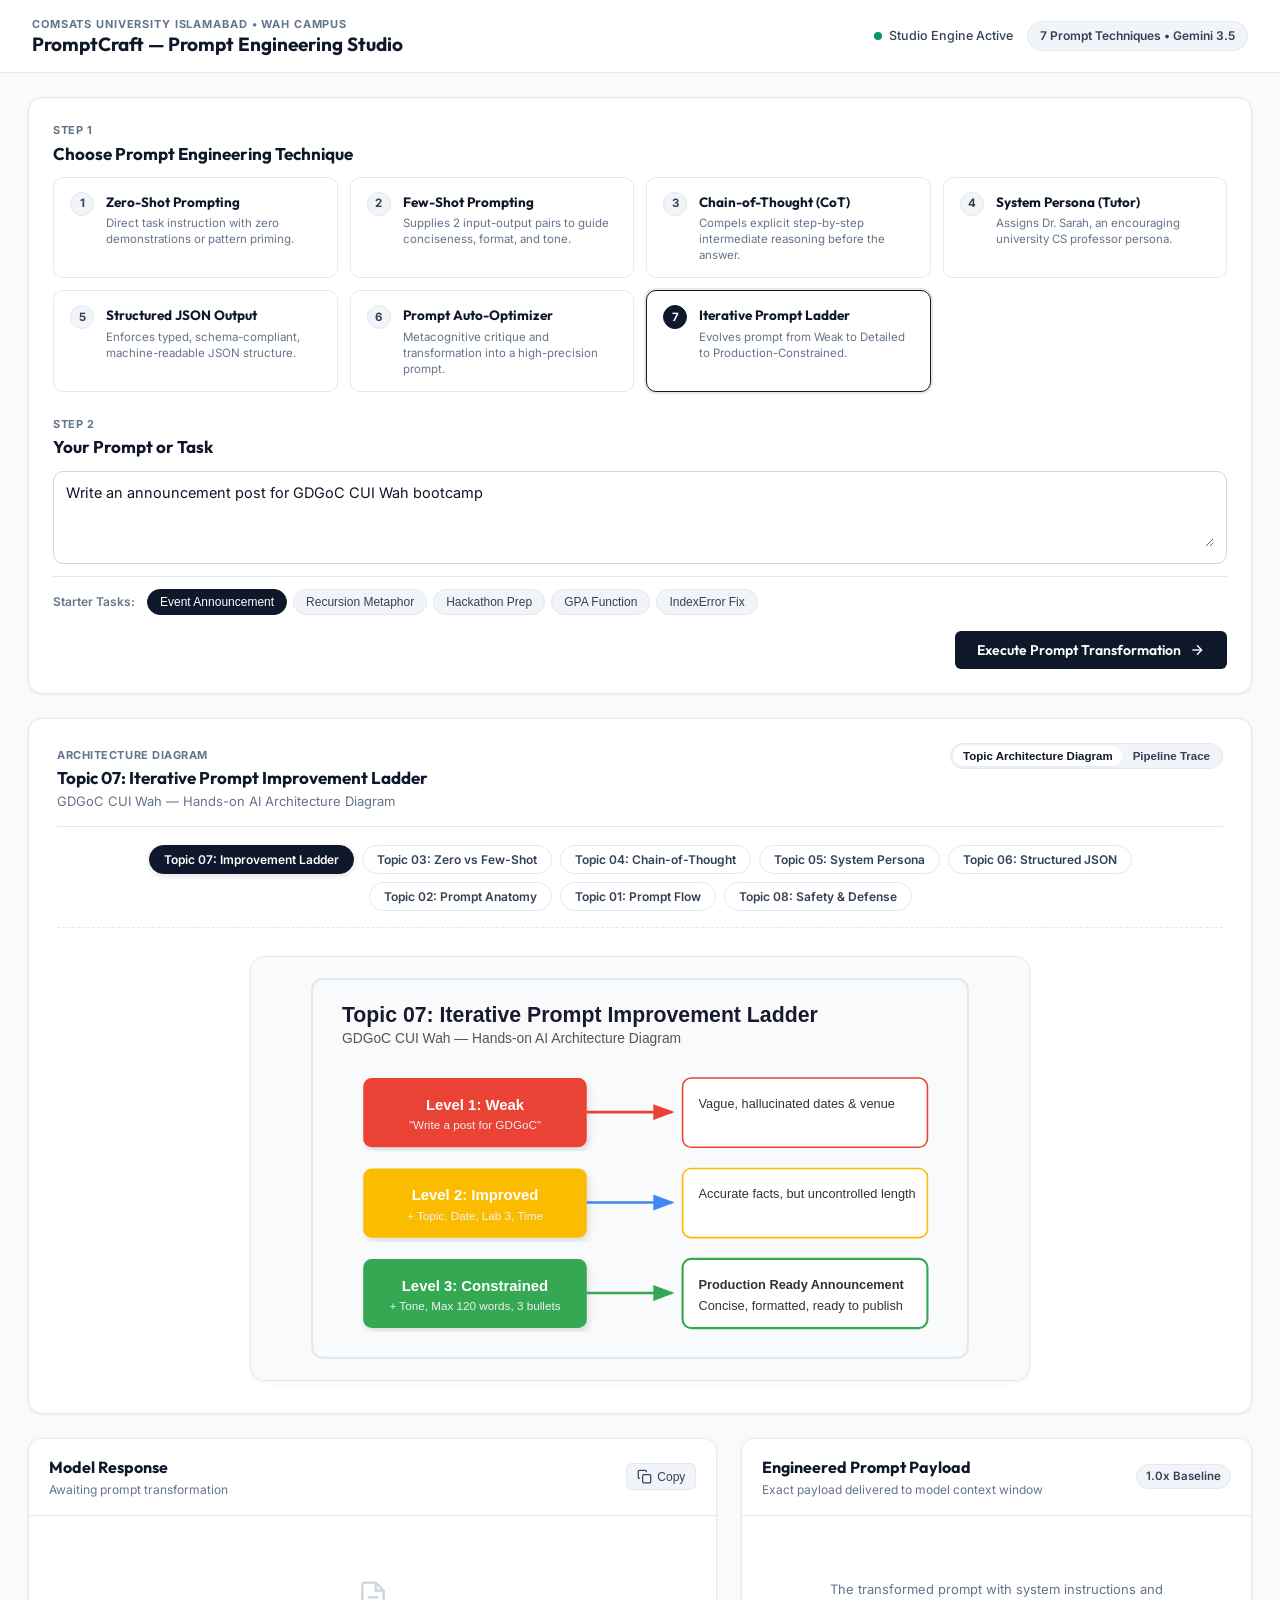
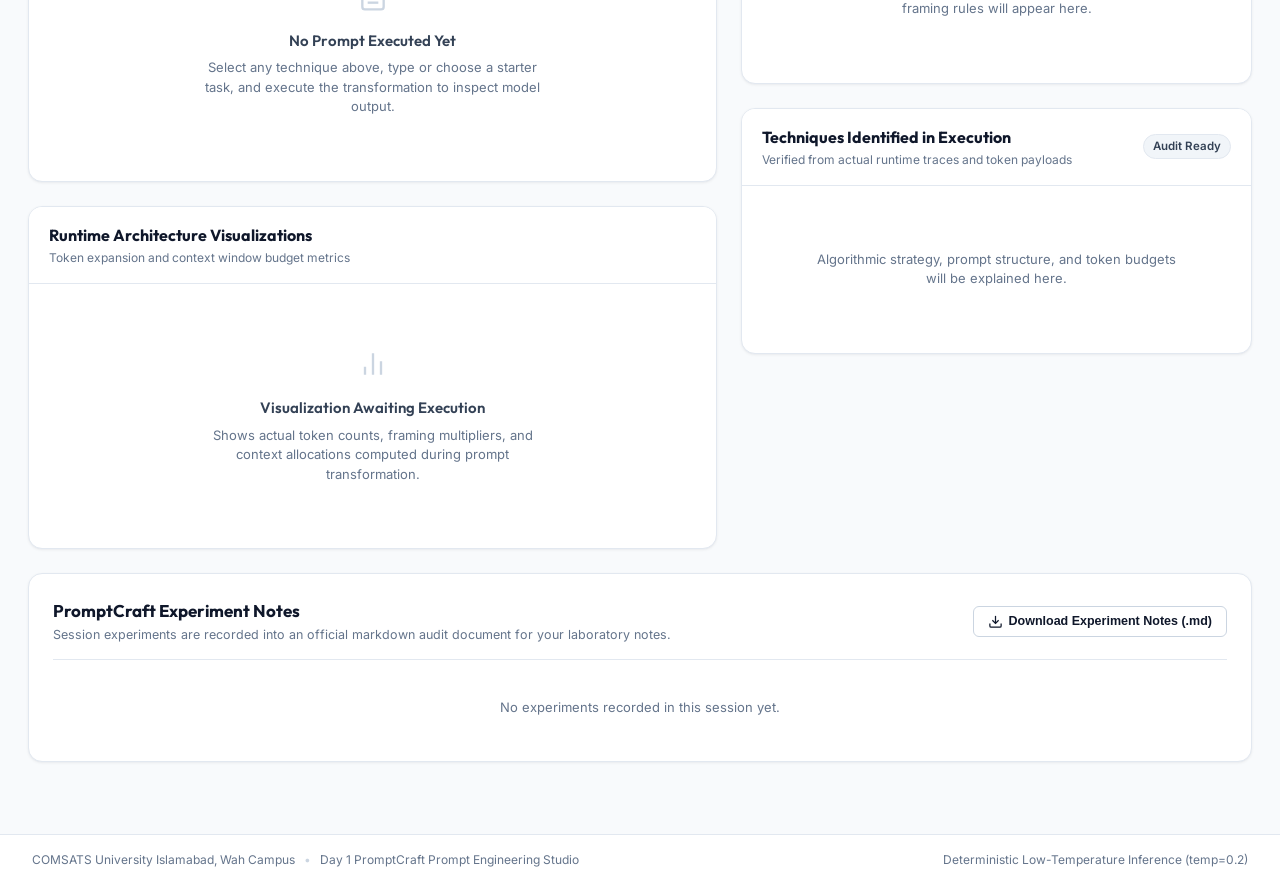
<file: day-1-prompt-engineering/web/index.html>
<!DOCTYPE html>
<html lang="en">
<head>
    <meta charset="UTF-8">
    <meta name="viewport" content="width=device-width, initial-scale=1.0">
    <meta name="description" content="COMSATS University Islamabad, Wah Campus - PromptCraft Prompt Engineering Studio & Architecture Inspector.">
    <title>CUI Wah — PromptCraft Prompt Engineering Studio</title>
    <link rel="preconnect" href="https://fonts.googleapis.com">
    <link rel="preconnect" href="https://fonts.gstatic.com" crossorigin>
    <link href="https://fonts.googleapis.com/css2?family=Inter:wght@400;500;600;700&family=Outfit:wght@500;600;700&family=Fira+Code:wght@400;500;600&display=swap" rel="stylesheet">
    <link rel="stylesheet" href="style.css?v=2.2">
</head>
<body>
    <div class="app-layout">
        <!-- Top Navigation Bar -->
        <header class="app-navbar">
            <div class="nav-brand-group">
                <div class="brand-text">
                    <span class="brand-institution">COMSATS UNIVERSITY ISLAMABAD • WAH CAMPUS</span>
                    <h1 class="brand-title">PromptCraft — Prompt Engineering Studio</h1>
                </div>
            </div>
            <div class="nav-metrics-group">
                <div class="status-indicator">
                    <span class="status-pulse-dot"></span>
                    <span class="status-label">Studio Engine Active</span>
                </div>
                <div class="corpus-badge">
                    <span class="badge-count">7 Prompt Techniques • Gemini 3.5</span>
                </div>
            </div>
        </header>

        <!-- Main Content Workspace -->
        <main class="main-content">
            <!-- Technique Selector & Prompt Input Section -->
            <section class="search-panel" aria-label="Technique Selection and Prompt Input">
                <div class="section-subheading">
                    <span class="panel-tag">Step 1</span>
                    <h2 class="panel-title" style="margin-bottom: 12px;">Choose Prompt Engineering Technique</h2>
                </div>

                <!-- 7 Prompt Engineering Technique Cards -->
                <div class="technique-grid" id="techniqueCards">
                    <div class="technique-card" data-type="1" id="techCard1">
                        <div class="card-step-badge">1</div>
                        <div class="card-info">
                            <h3 class="card-heading">Zero-Shot Prompting</h3>
                            <p class="card-desc">Direct task instruction with zero demonstrations or pattern priming.</p>
                        </div>
                    </div>

                    <div class="technique-card" data-type="2" id="techCard2">
                        <div class="card-step-badge">2</div>
                        <div class="card-info">
                            <h3 class="card-heading">Few-Shot Prompting</h3>
                            <p class="card-desc">Supplies 2 input-output pairs to guide conciseness, format, and tone.</p>
                        </div>
                    </div>

                    <div class="technique-card" data-type="3" id="techCard3">
                        <div class="card-step-badge">3</div>
                        <div class="card-info">
                            <h3 class="card-heading">Chain-of-Thought (CoT)</h3>
                            <p class="card-desc">Compels explicit step-by-step intermediate reasoning before the answer.</p>
                        </div>
                    </div>

                    <div class="technique-card" data-type="4" id="techCard4">
                        <div class="card-step-badge">4</div>
                        <div class="card-info">
                            <h3 class="card-heading">System Persona (Tutor)</h3>
                            <p class="card-desc">Assigns Dr. Sarah, an encouraging university CS professor persona.</p>
                        </div>
                    </div>

                    <div class="technique-card" data-type="5" id="techCard5">
                        <div class="card-step-badge">5</div>
                        <div class="card-info">
                            <h3 class="card-heading">Structured JSON Output</h3>
                            <p class="card-desc">Enforces typed, schema-compliant, machine-readable JSON structure.</p>
                        </div>
                    </div>

                    <div class="technique-card" data-type="6" id="techCard6">
                        <div class="card-step-badge">6</div>
                        <div class="card-info">
                            <h3 class="card-heading">Prompt Auto-Optimizer</h3>
                            <p class="card-desc">Metacognitive critique and transformation into a high-precision prompt.</p>
                        </div>
                    </div>

                    <div class="technique-card active" data-type="7" id="techCard7">
                        <div class="card-step-badge">7</div>
                        <div class="card-info">
                            <h3 class="card-heading">Iterative Prompt Ladder</h3>
                            <p class="card-desc">Evolves prompt from Weak to Detailed to Production-Constrained.</p>
                        </div>
                    </div>
                </div>

                <!-- Step 2: Prompt Input -->
                <div class="section-subheading" style="margin-top: 24px;">
                    <span class="panel-tag">Step 2</span>
                    <h2 class="panel-title" style="margin-bottom: 12px;">Your Prompt or Task</h2>
                </div>

                <div class="search-form">
                    <div class="textarea-wrapper">
                        <textarea 
                            id="userPromptInput" 
                            class="search-textarea" 
                            rows="3" 
                            placeholder="Enter your prompt here (e.g., Write an announcement post for GDGoC CUI Wah bootcamp)..."
                        >Write an announcement post for GDGoC CUI Wah bootcamp</textarea>
                    </div>

                    <div class="suggestions-container" style="margin-top: 12px; padding-top: 12px;">
                        <span class="suggestions-caption">Starter Tasks:</span>
                        <div class="suggestions-pills" id="sampleChips">
                            <button type="button" class="query-pill active-pill" data-prompt="Write an announcement post for GDGoC CUI Wah bootcamp">Event Announcement</button>
                            <button type="button" class="query-pill" data-prompt="Explain recursion in Python like I am 12 years old">Recursion Metaphor</button>
                            <button type="button" class="query-pill" data-prompt="How can I prepare for the upcoming CUI Wah SpeedCode hackathon?">Hackathon Prep</button>
                            <button type="button" class="query-pill" data-prompt="Write a Python function to compute GPA from student letter grades">GPA Function</button>
                            <button type="button" class="query-pill" data-prompt="What causes an IndexError in Python and how do I fix it?">IndexError Fix</button>
                        </div>
                    </div>

                    <div style="margin-top: 16px; display: flex; justify-content: flex-end;">
                        <button type="button" id="executePromptBtn" class="primary-action-btn">
                            <span>Execute Prompt Transformation</span>
                            <svg width="16" height="16" viewBox="0 0 24 24" fill="none" stroke="currentColor" stroke-width="2">
                                <line x1="5" y1="12" x2="19" y2="12"></line>
                                <polyline points="12 5 19 12 12 19"></polyline>
                            </svg>
                        </button>
                    </div>
                </div>
            </section>

            <!-- Architecture Diagrams Section -->
            <section class="ladder-panel" id="architectureDiagramSection" aria-label="Architecture Diagrams">
                <div class="panel-header">
                    <div class="panel-heading">
                        <span class="panel-tag">Architecture Diagram</span>
                        <h2 class="panel-title" id="diagramHeaderTitle">Topic 07: Iterative Prompt Improvement Ladder</h2>
                        <p class="panel-description" id="diagramHeaderSubtitle">GDGoC CUI Wah — Hands-on AI Architecture Diagram</p>
                    </div>
                    <div class="panel-status-box">
                        <div class="tab-pill-group" id="diagramViewToggle">
                            <button type="button" class="tab-pill active" data-view="diagram">Topic Architecture Diagram</button>
                            <button type="button" class="tab-pill" data-view="pipeline">Pipeline Trace</button>
                        </div>
                    </div>
                </div>

                <!-- Topic Diagram Selector Tabs -->
                <div class="topic-diagram-pills-bar" id="topicDiagramPills">
                    <button type="button" class="topic-diagram-pill active" data-topic="7" data-svg="diagrams/topic_07_prompt_improvement.svg" data-title="Topic 07: Iterative Prompt Improvement Ladder" data-subtitle="GDGoC CUI Wah — Hands-on AI Architecture Diagram">Topic 07: Improvement Ladder</button>
                    <button type="button" class="topic-diagram-pill" data-topic="1" data-svg="diagrams/topic_03_zero_vs_few_shot.svg" data-title="Topic 03: Zero-Shot vs Few-Shot Prompting" data-subtitle="GDGoC CUI Wah — Hands-on AI Architecture Diagram">Topic 03: Zero vs Few-Shot</button>
                    <button type="button" class="topic-diagram-pill" data-topic="3" data-svg="diagrams/topic_04_decomposition.svg" data-title="Topic 04: Task Decomposition Pipeline" data-subtitle="GDGoC CUI Wah — Hands-on AI Architecture Diagram">Topic 04: Chain-of-Thought</button>
                    <button type="button" class="topic-diagram-pill" data-topic="4" data-svg="diagrams/topic_05_system_vs_user.svg" data-title="Topic 05: System Instructions vs User Prompts" data-subtitle="GDGoC CUI Wah — Hands-on AI Architecture Diagram">Topic 05: System Persona</button>
                    <button type="button" class="topic-diagram-pill" data-topic="5" data-svg="diagrams/topic_06_structured_output.svg" data-title="Topic 06: Structured Output &amp; JSON Formatting" data-subtitle="GDGoC CUI Wah — Hands-on AI Architecture Diagram">Topic 06: Structured JSON</button>
                    <button type="button" class="topic-diagram-pill" data-topic="6" data-svg="diagrams/topic_02_anatomy.svg" data-title="Topic 02: Anatomy of an Effective Prompt" data-subtitle="GDGoC CUI Wah — Hands-on AI Architecture Diagram">Topic 02: Prompt Anatomy</button>
                    <button type="button" class="topic-diagram-pill" data-topic="flow" data-svg="diagrams/topic_01_prompt_flow.svg" data-title="Topic 01: What is a Prompt? (Vague vs Specific)" data-subtitle="GDGoC CUI Wah — Hands-on AI Architecture Diagram">Topic 01: Prompt Flow</button>
                    <button type="button" class="topic-diagram-pill" data-topic="8" data-svg="diagrams/topic_08_prompt_safety.svg" data-title="Topic 08: Prompt Safety &amp; Defense" data-subtitle="GDGoC CUI Wah — Hands-on AI Architecture Diagram">Topic 08: Safety &amp; Defense</button>
                </div>

                <!-- View 1: Authentic Architecture Diagram Display (Matching Topic 07 SVG exactly) -->
                <div class="diagram-canvas-track" id="diagramViewTrack">
                    <div class="diagram-canvas-card">
                        <img id="topicDiagramImg" src="diagrams/topic_07_prompt_improvement.svg" alt="Topic 07: Iterative Prompt Improvement Ladder" class="topic-diagram-svg" />
                    </div>
                </div>

                <!-- View 2: Dynamic Execution Pipeline Flow Container -->
                <div class="flow-diagram-container hidden" id="pipelineViewTrack">
                    <div class="flow-empty-state">
                        <svg width="24" height="24" viewBox="0 0 24 24" fill="none" stroke="currentColor" stroke-width="1.75">
                            <polyline points="22 12 18 12 15 21 9 3 6 12 2 12"></polyline>
                        </svg>
                        <p>Select a technique and click Execute Prompt Transformation to trace the live prompt engineering pipeline.</p>
                    </div>
                </div>
            </section>

            <!-- 2-Column Responsive Results Grid -->
            <div class="workspace-grid">
                <!-- Left Column: AI Model Response & Runtime Visualizations -->
                <div class="workspace-column-main">
                    <!-- Model Output Card -->
                    <section class="card-panel" id="responseCard" aria-label="Model Response">
                        <div class="card-header">
                            <div class="card-header-title">
                                <h3 class="card-title">Model Response</h3>
                                <span class="card-caption" id="responseCaption">Awaiting prompt transformation</span>
                            </div>
                            <div class="card-actions">
                                <span id="latencyBadge" class="meta-badge hidden">Latency: 0.0s</span>
                                <button id="copyBtn" class="secondary-icon-btn" title="Copy response to clipboard">
                                    <svg width="15" height="15" viewBox="0 0 24 24" fill="none" stroke="currentColor" stroke-width="2">
                                        <rect x="9" y="9" width="13" height="13" rx="2" ry="2"></rect>
                                        <path d="M5 15H4a2 2 0 0 1-2-2V4a2 2 0 0 1 2-2h9a2 2 0 0 1 2 2v1"></path>
                                    </svg>
                                    <span>Copy</span>
                                </button>
                            </div>
                        </div>

                        <div class="card-body">
                            <div id="welcomePlaceholder" class="empty-display-box">
                                <div class="empty-display-icon">
                                    <svg width="32" height="32" viewBox="0 0 24 24" fill="none" stroke="currentColor" stroke-width="1.75">
                                        <path d="M14 2H6a2 2 0 0 0-2 2v16a2 2 0 0 0 2 2h12a2 2 0 0 0 2-2V8z"></path>
                                        <polyline points="14 2 14 8 20 8"></polyline>
                                        <line x1="16" y1="13" x2="8" y2="13"></line>
                                        <line x1="16" y1="17" x2="8" y2="17"></line>
                                    </svg>
                                </div>
                                <h4>No Prompt Executed Yet</h4>
                                <p>Select any technique above, type or choose a starter task, and execute the transformation to inspect model output.</p>
                            </div>

                            <div id="loadingIndicator" class="loading-display-box hidden">
                                <div class="loading-ring"></div>
                                <div class="loading-content">
                                    <h4 id="loadingStageTitle">Applying Prompt Technique</h4>
                                    <p id="loadingStageDetail">Generating inference response with Google Gemini...</p>
                                </div>
                            </div>

                            <div id="responseContent" class="answer-container hidden">
                                <div id="responseText" class="answer-prose"></div>
                            </div>
                        </div>
                    </section>

                    <!-- Runtime Visualization Card -->
                    <section class="card-panel" id="visualizationCard" aria-label="Runtime Visualizations">
                        <div class="card-header">
                            <div class="card-header-title">
                                <h3 class="card-title">Runtime Architecture Visualizations</h3>
                                <span class="card-caption" id="visDescription">Token expansion and context window budget metrics</span>
                            </div>
                            <div class="card-actions" id="visActions">
                                <div class="tab-pill-group" id="visTypeToggle" style="display: none;">
                                    <button type="button" class="tab-pill active" data-chart="expansion">Token Expansion</button>
                                    <button type="button" class="tab-pill" data-chart="distribution">Context Distribution</button>
                                </div>
                            </div>
                        </div>

                        <div class="card-body">
                            <div id="visPlaceholder" class="empty-display-box">
                                <div class="empty-display-icon">
                                    <svg width="32" height="32" viewBox="0 0 24 24" fill="none" stroke="currentColor" stroke-width="1.75">
                                        <line x1="18" y1="20" x2="18" y2="10"></line>
                                        <line x1="12" y1="20" x2="12" y2="4"></line>
                                        <line x1="6" y1="20" x2="6" y2="14"></line>
                                    </svg>
                                </div>
                                <h4>Visualization Awaiting Execution</h4>
                                <p>Shows actual token counts, framing multipliers, and context allocations computed during prompt transformation.</p>
                            </div>

                            <div id="visRenderArea" class="vis-render-area hidden"></div>
                        </div>
                    </section>
                </div>

                <!-- Right Column: Engineered Prompt & Technique Audits -->
                <div class="workspace-column-side">
                    <!-- Transformed Engineered Prompt Card -->
                    <section class="card-panel" id="promptInspectionCard" aria-label="Engineered Prompt Architecture">
                        <div class="card-header">
                            <div class="card-header-title">
                                <h3 class="card-title">Engineered Prompt Payload</h3>
                                <span class="card-caption">Exact payload delivered to model context window</span>
                            </div>
                            <span id="multiplierBadge" class="meta-badge">1.0x Baseline</span>
                        </div>

                        <div class="card-body">
                            <div id="promptPlaceholder" class="empty-display-box">
                                <p>The transformed prompt with system instructions and framing rules will appear here.</p>
                            </div>

                            <div id="promptDetailsArea" class="hidden" style="display:flex; flex-direction:column; gap:12px;">
                                <div id="systemInstSection" class="hidden">
                                    <span style="font-size:11px; font-weight:700; color:var(--color-text-muted); text-transform:uppercase; letter-spacing:0.05em;">System Instruction</span>
                                    <pre id="systemInstText" style="margin-top:4px; font-family:var(--font-mono); font-size:12px; background:var(--color-surface-subtle); padding:10px; border-radius:6px; border:1px solid var(--color-border-subtle); white-space:pre-wrap;"></pre>
                                </div>

                                <div>
                                    <span style="font-size:11px; font-weight:700; color:var(--color-text-muted); text-transform:uppercase; letter-spacing:0.05em;">Engineered User Prompt Payload</span>
                                    <pre id="engineeredPromptText" style="margin-top:4px; font-family:var(--font-mono); font-size:12px; background:var(--color-surface-subtle); padding:10px; border-radius:6px; border:1px solid var(--color-border-subtle); white-space:pre-wrap; max-height:280px; overflow-y:auto;"></pre>
                                </div>
                            </div>
                        </div>
                    </section>

                    <!-- Automatic Technique Identification & Explanation -->
                    <section class="card-panel" id="techniquesCard" aria-label="Identified Techniques">
                        <div class="card-header">
                            <div class="card-header-title">
                                <h3 class="card-title">Techniques Identified in Execution</h3>
                                <span class="card-caption">Verified from actual runtime traces and token payloads</span>
                            </div>
                            <span id="techniqueStatusBadge" class="meta-badge">Audit Ready</span>
                        </div>

                        <div class="card-body">
                            <div id="techniquesPlaceholder" class="empty-display-box">
                                <p>Algorithmic strategy, prompt structure, and token budgets will be explained here.</p>
                            </div>

                            <div id="techniquesList" class="techniques-accordion hidden"></div>
                        </div>
                    </section>
                </div>
            </div>

            <!-- Experiment Notes Audit History & Downloads -->
            <section class="audit-session-panel" aria-label="Experiment Notes Audit">
                <div class="audit-header">
                    <div class="audit-header-title">
                        <h3 class="audit-title">PromptCraft Experiment Notes</h3>
                        <p class="audit-subtitle">Session experiments are recorded into an official markdown audit document for your laboratory notes.</p>
                    </div>
                    <div class="audit-controls">
                        <button type="button" id="exportNotesBtn" class="secondary-action-btn primary-tint">
                            <svg width="15" height="15" viewBox="0 0 24 24" fill="none" stroke="currentColor" stroke-width="2">
                                <path d="M21 15v4a2 2 0 0 1-2 2H5a2 2 0 0 1-2-2v-4"></path>
                                <polyline points="7 10 12 15 17 10"></polyline>
                                <line x1="12" y1="15" x2="12" y2="3"></line>
                            </svg>
                            <span>Download Experiment Notes (.md)</span>
                        </button>
                    </div>
                </div>

                <div id="sessionLog" class="session-log-container">
                    <div class="empty-log-state">No experiments recorded in this session yet.</div>
                </div>
            </section>
        </main>

        <!-- Professional Footer -->
        <footer class="app-footer">
            <div class="footer-left">
                <span>COMSATS University Islamabad, Wah Campus</span>
                <span class="footer-separator">•</span>
                <span>Day 1 PromptCraft Prompt Engineering Studio</span>
            </div>
            <div class="footer-right">
                <span>Deterministic Low-Temperature Inference (temp=0.2)</span>
            </div>
        </footer>
    </div>

    <script src="app.js?v=2.2"></script>
</body>
</html>
</file>
<file: day-1-prompt-engineering/web/style.css>
/* ==========================================================================
   COMSATS University Islamabad, Wah Campus
   PromptCraft Prompt Engineering Studio (Day 1)
   Design System: Premium Clean Modern Light Theme
   ========================================================================== */

:root {
    /* Color Palette - Minimalist Premium Light */
    --color-bg-app: #F8FAFC;
    --color-surface-white: #FFFFFF;
    --color-surface-subtle: #F1F5F9;
    --color-surface-card: #FFFFFF;
    --color-surface-hover: #F8FAFC;

    --color-border-subtle: #E2E8F0;
    --color-border-medium: #CBD5E1;
    --color-border-strong: #94A3B8;

    --color-text-primary: #0F172A;
    --color-text-secondary: #334155;
    --color-text-muted: #64748B;
    --color-text-inverse: #FFFFFF;

    /* Functional Accents */
    --color-primary: #0F172A;
    --color-primary-hover: #1E293B;

    --color-success: #059669;
    --color-success-bg: #ECFDF5;
    --color-success-border: #A7F3D0;

    --color-info: #2563EB;
    --color-info-bg: #EFF6FF;
    --color-info-border: #BFDBFE;

    --color-warning: #D97706;
    --color-warning-bg: #FFFBEB;
    --color-warning-border: #FDE68A;

    --color-danger: #DC2626;
    --color-danger-bg: #FEF2F2;
    --color-danger-border: #FECACA;

    /* Typography */
    --font-heading: 'Outfit', -apple-system, BlinkMacSystemFont, 'Segoe UI', Roboto, sans-serif;
    --font-body: 'Inter', -apple-system, BlinkMacSystemFont, 'Segoe UI', Roboto, sans-serif;
    --font-mono: 'Fira Code', ui-monospace, SFMono-Regular, Menlo, Monaco, Consolas, monospace;

    /* Radii & Shadows */
    --radius-sm: 6px;
    --radius-md: 10px;
    --radius-lg: 14px;
    --radius-full: 9999px;

    --shadow-xs: 0 1px 2px 0 rgba(15, 23, 42, 0.05);
    --shadow-sm: 0 1px 3px 0 rgba(15, 23, 42, 0.06), 0 1px 2px -1px rgba(15, 23, 42, 0.04);
    --shadow-md: 0 4px 6px -1px rgba(15, 23, 42, 0.06), 0 2px 4px -2px rgba(15, 23, 42, 0.04);
    --shadow-lg: 0 10px 15px -3px rgba(15, 23, 42, 0.05), 0 4px 6px -4px rgba(15, 23, 42, 0.03);

    --transition-fast: 150ms cubic-bezier(0.4, 0, 0.2, 1);
    --transition-base: 200ms cubic-bezier(0.4, 0, 0.2, 1);
}

/* Reset & Box Sizing */
*, *::before, *::after {
    box-sizing: border-box;
    margin: 0;
    padding: 0;
}

body {
    background-color: var(--color-bg-app);
    color: var(--color-text-primary);
    font-family: var(--font-body);
    font-size: 14.5px;
    line-height: 1.5;
    min-height: 100vh;
    -webkit-font-smoothing: antialiased;
    -moz-osx-font-smoothing: grayscale;
}

/* Base App Layout */
.app-layout {
    display: flex;
    flex-direction: column;
    min-height: 100vh;
}

/* Top Navigation Bar */
.app-navbar {
    background: var(--color-surface-white);
    border-bottom: 1px solid var(--color-border-subtle);
    padding: 16px 32px;
    display: flex;
    align-items: center;
    justify-content: space-between;
    position: sticky;
    top: 0;
    z-index: 40;
}

.nav-brand-group {
    display: flex;
    align-items: center;
    gap: 16px;
}

.brand-text {
    display: flex;
    flex-direction: column;
}

.brand-institution {
    font-size: 11px;
    font-weight: 700;
    letter-spacing: 0.08em;
    color: var(--color-text-muted);
    text-transform: uppercase;
}

.brand-title {
    font-family: var(--font-heading);
    font-size: 19px;
    font-weight: 700;
    color: var(--color-text-primary);
    line-height: 1.25;
}

.nav-metrics-group {
    display: flex;
    align-items: center;
    gap: 14px;
}

.status-indicator {
    display: inline-flex;
    align-items: center;
    gap: 7px;
    font-size: 12.5px;
    font-weight: 500;
    color: var(--color-text-secondary);
}

.status-pulse-dot {
    width: 8px;
    height: 8px;
    background-color: var(--color-success);
    border-radius: 50%;
}

.corpus-badge {
    background: var(--color-surface-subtle);
    border: 1px solid var(--color-border-subtle);
    padding: 5px 12px;
    border-radius: var(--radius-full);
    font-size: 12px;
    font-weight: 600;
    color: var(--color-text-secondary);
}

/* Main Container */
.main-content {
    flex: 1;
    max-width: 1360px;
    width: 100%;
    margin: 0 auto;
    padding: 24px 28px 48px;
}

/* ==========================================================================
   1. Search & Input Panel (Technique Selector)
   ========================================================================== */
.search-panel {
    background: var(--color-surface-white);
    border: 1px solid var(--color-border-subtle);
    border-radius: var(--radius-lg);
    box-shadow: var(--shadow-sm);
    padding: 24px;
    margin-bottom: 24px;
}

.section-subheading {
    display: flex;
    flex-direction: column;
}

/* Technique Selection Cards Grid */
.technique-grid {
    display: grid;
    grid-template-columns: repeat(auto-fit, minmax(260px, 1fr));
    gap: 12px;
    margin-bottom: 8px;
}

.technique-card {
    background: var(--color-surface-white);
    border: 1px solid var(--color-border-subtle);
    border-radius: var(--radius-md);
    padding: 14px 16px;
    display: flex;
    align-items: flex-start;
    gap: 12px;
    cursor: pointer;
    transition: var(--transition-fast);
}

.technique-card:hover {
    border-color: var(--color-border-strong);
    background: var(--color-surface-hover);
}

.technique-card.active {
    border-color: var(--color-primary);
    background: var(--color-surface-white);
    box-shadow: 0 0 0 2px rgba(15, 23, 42, 0.1);
}

.card-step-badge {
    width: 24px;
    height: 24px;
    border-radius: 50%;
    background: var(--color-surface-subtle);
    border: 1px solid var(--color-border-subtle);
    color: var(--color-text-secondary);
    font-size: 11.5px;
    font-weight: 700;
    display: flex;
    align-items: center;
    justify-content: center;
    flex-shrink: 0;
}

.technique-card.active .card-step-badge {
    background: var(--color-primary);
    color: var(--color-text-inverse);
    border-color: var(--color-primary);
}

.card-info {
    display: flex;
    flex-direction: column;
}

.card-heading {
    font-family: var(--font-heading);
    font-size: 13.5px;
    font-weight: 700;
    color: var(--color-text-primary);
    margin-bottom: 3px;
}

.card-desc {
    font-size: 11.5px;
    color: var(--color-text-muted);
    line-height: 1.4;
}

/* Textarea & Starters */
.search-form {
    display: flex;
    flex-direction: column;
}

.textarea-wrapper {
    background: var(--color-surface-white);
    border: 1px solid var(--color-border-medium);
    border-radius: var(--radius-md);
    padding: 10px 12px;
    transition: var(--transition-base);
}

.textarea-wrapper:focus-within {
    border-color: var(--color-primary);
    box-shadow: 0 0 0 3px rgba(15, 23, 42, 0.08);
}

.search-textarea {
    width: 100%;
    border: none;
    outline: none;
    background: transparent;
    font-family: var(--font-body);
    font-size: 14.5px;
    color: var(--color-text-primary);
    resize: vertical;
    line-height: 1.5;
}

.search-textarea::placeholder {
    color: var(--color-text-muted);
}

.primary-action-btn {
    display: inline-flex;
    align-items: center;
    gap: 8px;
    background: var(--color-primary);
    color: var(--color-text-inverse);
    border: none;
    border-radius: var(--radius-sm);
    padding: 10px 22px;
    font-family: var(--font-heading);
    font-size: 14px;
    font-weight: 600;
    cursor: pointer;
    transition: var(--transition-fast);
}

.primary-action-btn:hover {
    background: var(--color-primary-hover);
}

.primary-action-btn:disabled {
    opacity: 0.6;
    cursor: not-allowed;
}

/* Quick Suggestions */
.suggestions-container {
    display: flex;
    align-items: center;
    flex-wrap: wrap;
    gap: 8px;
    border-top: 1px solid var(--color-border-subtle);
}

.suggestions-caption {
    font-size: 12px;
    font-weight: 600;
    color: var(--color-text-muted);
    margin-right: 4px;
}

.suggestions-pills {
    display: flex;
    align-items: center;
    flex-wrap: wrap;
    gap: 6px;
}

.query-pill {
    background: var(--color-surface-subtle);
    border: 1px solid var(--color-border-subtle);
    border-radius: var(--radius-full);
    padding: 5px 12px;
    font-size: 12px;
    font-weight: 500;
    color: var(--color-text-secondary);
    cursor: pointer;
    transition: var(--transition-fast);
}

.query-pill:hover {
    background: var(--color-surface-white);
    border-color: var(--color-border-medium);
    color: var(--color-primary);
}

/* ==========================================================================
   2. Topic Architecture Diagram Canvas & Dynamic Flow Diagrams
   ========================================================================== */
.ladder-panel,
.flow-panel {
    background: #FFFFFF;
    border: 1px solid var(--color-border-subtle);
    border-radius: var(--radius-lg);
    box-shadow: var(--shadow-sm);
    padding: 24px 28px;
    margin-bottom: 24px;
}

/* Topic Diagram Pills Navigation Bar */
.topic-diagram-pills-bar {
    display: flex;
    flex-wrap: wrap;
    align-items: center;
    justify-content: center;
    gap: 8px;
    margin-bottom: 20px;
    padding-bottom: 16px;
    border-bottom: 1px dashed var(--color-border-subtle);
}

.topic-diagram-pill {
    background: var(--color-surface-white);
    border: 1px solid var(--color-border-subtle);
    border-radius: var(--radius-full);
    padding: 6px 14px;
    font-family: var(--font-body);
    font-size: 12px;
    font-weight: 600;
    color: var(--color-text-secondary);
    cursor: pointer;
    transition: var(--transition-fast);
}

.topic-diagram-pill:hover {
    background: var(--color-surface-subtle);
    border-color: var(--color-border-medium);
    color: var(--color-text-primary);
}

.topic-diagram-pill.active {
    background: var(--color-primary);
    color: var(--color-text-inverse);
    border-color: var(--color-primary);
    box-shadow: 0 2px 6px rgba(15, 23, 42, 0.12);
}

/* Authentic Diagram Canvas Card (Displays SVG with 100% precision) */
.diagram-canvas-track {
    display: flex;
    justify-content: center;
    align-items: center;
    width: 100%;
    padding: 8px 0;
}

.diagram-canvas-card {
    background: #FAFAFA;
    border: 1px solid var(--color-border-subtle);
    border-radius: 14px;
    padding: 20px;
    display: flex;
    justify-content: center;
    align-items: center;
    width: 100%;
    max-width: 780px;
    box-shadow: 0 2px 10px rgba(15, 23, 42, 0.03);
    transition: var(--transition-base);
}

.diagram-canvas-card:hover {
    border-color: var(--color-border-medium);
    box-shadow: 0 6px 16px rgba(15, 23, 42, 0.06);
}

.topic-diagram-svg {
    width: 100%;
    max-width: 660px;
    height: auto;
    display: block;
    border-radius: 10px;
    transition: opacity 0.25s ease-in-out;
}

.active-pill {
    background: var(--color-primary) !important;
    color: var(--color-text-inverse) !important;
    border-color: var(--color-primary) !important;
}

.panel-header {
    display: flex;
    align-items: flex-start;
    justify-content: space-between;
    margin-bottom: 18px;
    padding-bottom: 14px;
    border-bottom: 1px solid var(--color-border-subtle);
}

.panel-tag {
    display: inline-block;
    font-size: 11px;
    font-weight: 700;
    letter-spacing: 0.05em;
    text-transform: uppercase;
    color: var(--color-text-muted);
    margin-bottom: 4px;
}

.panel-title {
    font-family: var(--font-heading);
    font-size: 17px;
    font-weight: 700;
    color: var(--color-text-primary);
    line-height: 1.3;
}

.panel-description {
    font-size: 13px;
    color: var(--color-text-muted);
    margin-top: 3px;
}

.status-pill {
    display: inline-flex;
    align-items: center;
    gap: 6px;
    font-size: 12px;
    font-weight: 600;
    padding: 4px 12px;
    border-radius: var(--radius-full);
}

.status-ready {
    background: var(--color-surface-subtle);
    color: var(--color-text-secondary);
    border: 1px solid var(--color-border-subtle);
}

.status-active {
    background: var(--color-info-bg);
    color: var(--color-info);
    border: 1px solid var(--color-info-border);
}

.status-completed {
    background: var(--color-success-bg);
    color: var(--color-success);
    border: 1px solid var(--color-success-border);
}

/* Flow Track */
.flow-diagram-container {
    overflow-x: auto;
    padding: 4px 0 10px;
}

.flow-empty-state {
    display: flex;
    flex-direction: column;
    align-items: center;
    justify-content: center;
    gap: 8px;
    padding: 36px 16px;
    color: var(--color-text-muted);
    text-align: center;
    font-size: 13.5px;
    background: var(--color-surface-subtle);
    border: 1px dashed var(--color-border-medium);
    border-radius: var(--radius-md);
}

.flow-track {
    display: flex;
    align-items: stretch;
    gap: 8px;
    min-width: 900px;
}

.flow-node {
    flex: 1;
    background: var(--color-surface-white);
    border: 1px solid var(--color-border-subtle);
    border-radius: var(--radius-md);
    padding: 12px 14px;
    display: flex;
    flex-direction: column;
    justify-content: space-between;
    gap: 8px;
    transition: var(--transition-base);
    min-width: 140px;
    position: relative;
}

.flow-node:hover {
    border-color: var(--color-border-medium);
    box-shadow: var(--shadow-xs);
}

.flow-node.state-completed {
    border-color: var(--color-border-medium);
    background: var(--color-surface-white);
}

.flow-node.state-completed .flow-node-step {
    background: var(--color-success-bg);
    color: var(--color-success);
    border: 1px solid var(--color-success-border);
}

.flow-node.state-active {
    border-color: var(--color-info);
    background: var(--color-info-bg);
    box-shadow: 0 0 0 3px rgba(37, 99, 235, 0.12);
}

.flow-node.state-active .flow-node-step {
    background: var(--color-info);
    color: var(--color-text-inverse);
}

.flow-node.state-pending {
    opacity: 0.6;
    background: var(--color-surface-subtle);
}

.flow-node.state-failed {
    border-color: var(--color-danger);
    background: var(--color-danger-bg);
}

.flow-node-header {
    display: flex;
    align-items: center;
    justify-content: space-between;
    gap: 6px;
}

.flow-node-step {
    font-size: 10px;
    font-weight: 700;
    text-transform: uppercase;
    letter-spacing: 0.05em;
    padding: 2px 6px;
    border-radius: var(--radius-sm);
    background: var(--color-surface-subtle);
    color: var(--color-text-secondary);
}

.flow-node-badge {
    font-size: 11px;
    font-weight: 600;
    color: var(--color-text-muted);
}

.flow-node-title {
    font-family: var(--font-heading);
    font-size: 13px;
    font-weight: 700;
    color: var(--color-text-primary);
    line-height: 1.3;
}

.flow-node-summary {
    font-size: 11.5px;
    color: var(--color-text-secondary);
    line-height: 1.4;
}

.flow-node-detail {
    font-size: 10.5px;
    font-family: var(--font-mono);
    color: var(--color-text-muted);
    background: var(--color-surface-subtle);
    padding: 3px 6px;
    border-radius: 4px;
    white-space: nowrap;
    overflow: hidden;
    text-overflow: ellipsis;
}

.flow-connector {
    display: flex;
    align-items: center;
    justify-content: center;
    padding: 0 6px;
    color: var(--color-border-medium);
}

/* ==========================================================================
   3. Workspace Grid (2 Columns)
   ========================================================================== */
.workspace-grid {
    display: grid;
    grid-template-columns: 1.35fr 1fr;
    gap: 24px;
    margin-bottom: 24px;
}

.workspace-column-main,
.workspace-column-side {
    display: flex;
    flex-direction: column;
    gap: 24px;
}

.card-panel {
    background: var(--color-surface-white);
    border: 1px solid var(--color-border-subtle);
    border-radius: var(--radius-lg);
    box-shadow: var(--shadow-sm);
    overflow: hidden;
    display: flex;
    flex-direction: column;
}

.card-header {
    display: flex;
    align-items: center;
    justify-content: space-between;
    padding: 16px 20px;
    border-bottom: 1px solid var(--color-border-subtle);
    background: var(--color-surface-white);
}

.card-title {
    font-family: var(--font-heading);
    font-size: 16px;
    font-weight: 700;
    color: var(--color-text-primary);
}

.card-caption {
    font-size: 12px;
    color: var(--color-text-muted);
    display: block;
    margin-top: 2px;
}

.card-actions {
    display: flex;
    align-items: center;
    gap: 8px;
}

.meta-badge {
    font-size: 11.5px;
    font-weight: 600;
    color: var(--color-text-secondary);
    background: var(--color-surface-subtle);
    border: 1px solid var(--color-border-subtle);
    padding: 3px 9px;
    border-radius: var(--radius-full);
}

.secondary-icon-btn {
    display: inline-flex;
    align-items: center;
    gap: 5px;
    background: var(--color-surface-subtle);
    border: 1px solid var(--color-border-subtle);
    border-radius: var(--radius-sm);
    padding: 5px 10px;
    font-size: 12px;
    font-weight: 500;
    color: var(--color-text-secondary);
    cursor: pointer;
    transition: var(--transition-fast);
}

.secondary-icon-btn:hover {
    background: var(--color-surface-white);
    border-color: var(--color-border-medium);
    color: var(--color-text-primary);
}

.card-body {
    padding: 20px;
    flex: 1;
    display: flex;
    flex-direction: column;
}

.empty-display-box {
    display: flex;
    flex-direction: column;
    align-items: center;
    justify-content: center;
    text-align: center;
    padding: 44px 20px;
    margin: auto 0;
    color: var(--color-text-muted);
}

.empty-display-icon {
    color: var(--color-border-medium);
    margin-bottom: 12px;
}

.empty-display-box h4 {
    font-family: var(--font-heading);
    font-size: 15px;
    font-weight: 600;
    color: var(--color-text-secondary);
    margin-bottom: 6px;
}

.empty-display-box p {
    font-size: 13px;
    max-width: 360px;
    line-height: 1.5;
}

.loading-display-box {
    display: flex;
    align-items: center;
    gap: 16px;
    padding: 32px 20px;
    background: var(--color-surface-subtle);
    border-radius: var(--radius-md);
    margin: auto 0;
}

.loading-ring {
    width: 32px;
    height: 32px;
    border: 3px solid var(--color-border-medium);
    border-top-color: var(--color-primary);
    border-radius: 50%;
    animation: spin 0.8s linear infinite;
    flex-shrink: 0;
}

@keyframes spin {
    to { transform: rotate(360deg); }
}

.loading-content h4 {
    font-size: 14px;
    font-weight: 600;
    color: var(--color-text-primary);
    margin-bottom: 3px;
}

.loading-content p {
    font-size: 12.5px;
    color: var(--color-text-muted);
}

.answer-container {
    display: flex;
    flex-direction: column;
}

.answer-prose {
    font-size: 15px;
    line-height: 1.7;
    color: var(--color-text-primary);
    margin-bottom: 20px;
    white-space: pre-wrap;
}

.answer-prose strong {
    color: var(--color-text-primary);
    font-weight: 600;
}

/* ==========================================================================
   4. Runtime Visualizations (Dynamic SVG Bar Charts & Segments)
   ========================================================================== */
.tab-pill-group {
    display: inline-flex;
    background: var(--color-surface-subtle);
    border: 1px solid var(--color-border-subtle);
    border-radius: var(--radius-full);
    padding: 2px;
}

.tab-pill {
    background: transparent;
    border: none;
    border-radius: var(--radius-full);
    padding: 4px 10px;
    font-size: 11.5px;
    font-weight: 600;
    color: var(--color-text-secondary);
    cursor: pointer;
    transition: var(--transition-fast);
}

.tab-pill.active {
    background: var(--color-surface-white);
    color: var(--color-primary);
    box-shadow: var(--shadow-xs);
}

.vis-render-area {
    width: 100%;
    min-height: 220px;
}

.svg-chart-container {
    width: 100%;
}

.chart-svg {
    width: 100%;
    height: auto;
    display: block;
}

.chart-axis-line {
    stroke: var(--color-border-medium);
    stroke-width: 1;
}

.chart-grid-line {
    stroke: var(--color-border-subtle);
    stroke-dasharray: 3 3;
}

.chart-label {
    font-family: var(--font-body);
    font-size: 11.5px;
    fill: var(--color-text-secondary);
    font-weight: 500;
}

.chart-value-label {
    font-family: var(--font-mono);
    font-size: 11px;
    fill: var(--color-text-primary);
    font-weight: 600;
}

.chart-bar-rect {
    fill: #0F172A;
    rx: 4;
    transition: fill var(--transition-fast);
}

.chart-bar-rect.injected {
    fill: #0D9488;
}

.chart-bar-rect:hover {
    fill: #1E293B;
}

/* Token Distribution */
.token-dist-wrapper {
    display: flex;
    flex-direction: column;
    gap: 16px;
    padding: 10px 0;
}

.token-bar-track {
    display: flex;
    height: 28px;
    width: 100%;
    border-radius: var(--radius-md);
    overflow: hidden;
    background: var(--color-surface-subtle);
    border: 1px solid var(--color-border-subtle);
}

.token-segment {
    display: flex;
    align-items: center;
    justify-content: center;
    font-size: 10.5px;
    font-weight: 700;
    color: var(--color-text-inverse);
    transition: width var(--transition-base);
    white-space: nowrap;
    overflow: hidden;
    padding: 0 4px;
}

.token-seg-query { background-color: #3B82F6; }
.token-seg-context { background-color: #0D9488; }
.token-seg-system { background-color: #64748B; }
.token-seg-response { background-color: #0F172A; }

.token-legend-grid {
    display: grid;
    grid-template-columns: repeat(auto-fit, minmax(130px, 1fr));
    gap: 12px;
}

.token-legend-item {
    display: flex;
    flex-direction: column;
    padding: 8px 12px;
    background: var(--color-surface-subtle);
    border-radius: var(--radius-sm);
    border: 1px solid var(--color-border-subtle);
}

.token-legend-label {
    display: flex;
    align-items: center;
    gap: 6px;
    font-size: 11.5px;
    font-weight: 600;
    color: var(--color-text-secondary);
}

.token-dot {
    width: 8px;
    height: 8px;
    border-radius: 2px;
}

.token-legend-val {
    font-size: 13.5px;
    font-weight: 700;
    font-family: var(--font-mono);
    color: var(--color-text-primary);
    margin-top: 3px;
}

/* ==========================================================================
   5. Technique Explanation Cards
   ========================================================================== */
.techniques-accordion {
    display: flex;
    flex-direction: column;
    gap: 10px;
}

.technique-box {
    background: var(--color-surface-white);
    border: 1px solid var(--color-border-subtle);
    border-radius: var(--radius-md);
    padding: 14px;
    transition: var(--transition-fast);
}

.technique-box:hover {
    border-color: var(--color-border-medium);
}

.technique-header-row {
    display: flex;
    align-items: center;
    justify-content: space-between;
    margin-bottom: 8px;
}

.technique-name {
    font-family: var(--font-heading);
    font-size: 13.5px;
    font-weight: 700;
    color: var(--color-text-primary);
}

.technique-badge {
    font-size: 10.5px;
    font-weight: 700;
    text-transform: uppercase;
    letter-spacing: 0.05em;
    padding: 2px 7px;
    border-radius: var(--radius-sm);
}

.badge-verified {
    background: var(--color-success-bg);
    color: var(--color-success);
    border: 1px solid var(--color-success-border);
}

.badge-inactive {
    background: var(--color-surface-subtle);
    color: var(--color-text-muted);
    border: 1px solid var(--color-border-subtle);
}

.technique-field {
    font-size: 12px;
    color: var(--color-text-secondary);
    margin-bottom: 5px;
    line-height: 1.45;
}

.technique-field strong {
    color: var(--color-text-primary);
    font-weight: 600;
}

.technique-proof {
    font-family: var(--font-mono);
    font-size: 11px;
    color: var(--color-text-muted);
    background: var(--color-surface-subtle);
    padding: 4px 8px;
    border-radius: 4px;
    margin-top: 6px;
    display: block;
}

/* ==========================================================================
   6. Audit Session Panel
   ========================================================================== */
.audit-session-panel {
    background: var(--color-surface-white);
    border: 1px solid var(--color-border-subtle);
    border-radius: var(--radius-lg);
    box-shadow: var(--shadow-sm);
    padding: 24px;
    margin-bottom: 24px;
}

.audit-header {
    display: flex;
    align-items: center;
    justify-content: space-between;
    flex-wrap: wrap;
    gap: 16px;
    margin-bottom: 18px;
    padding-bottom: 14px;
    border-bottom: 1px solid var(--color-border-subtle);
}

.audit-title {
    font-family: var(--font-heading);
    font-size: 17px;
    font-weight: 700;
    color: var(--color-text-primary);
}

.audit-subtitle {
    font-size: 12.5px;
    color: var(--color-text-muted);
    margin-top: 2px;
}

.secondary-action-btn {
    display: inline-flex;
    align-items: center;
    gap: 6px;
    background: var(--color-surface-white);
    border: 1px solid var(--color-border-medium);
    border-radius: var(--radius-sm);
    padding: 7px 14px;
    font-size: 12.5px;
    font-weight: 600;
    color: var(--color-text-primary);
    cursor: pointer;
    transition: var(--transition-fast);
}

.secondary-action-btn:hover {
    background: var(--color-surface-subtle);
    border-color: var(--color-border-strong);
}

.session-log-container {
    display: flex;
    flex-direction: column;
    gap: 12px;
}

.empty-log-state {
    font-size: 13px;
    color: var(--color-text-muted);
    text-align: center;
    padding: 20px 0;
}

.session-log-row {
    background: var(--color-surface-subtle);
    border: 1px solid var(--color-border-subtle);
    border-radius: var(--radius-md);
    padding: 14px 16px;
}

.log-q {
    font-weight: 600;
    color: var(--color-text-primary);
    font-size: 13.5px;
    margin-bottom: 4px;
}

.log-a {
    font-size: 13px;
    color: var(--color-text-secondary);
    line-height: 1.5;
}

/* Footer */
.app-footer {
    background: var(--color-surface-white);
    border-top: 1px solid var(--color-border-subtle);
    padding: 16px 32px;
    display: flex;
    align-items: center;
    justify-content: space-between;
    font-size: 12px;
    color: var(--color-text-muted);
}

.footer-separator {
    margin: 0 6px;
    color: var(--color-border-medium);
}

.hidden {
    display: none !important;
}

/* Responsive */
@media (max-width: 1080px) {
    .workspace-grid {
        grid-template-columns: 1fr;
    }
}

@media (max-width: 768px) {
    .app-navbar {
        padding: 14px 18px;
        flex-direction: column;
        align-items: flex-start;
        gap: 12px;
    }
    .main-content {
        padding: 16px 14px 32px;
    }
    .app-footer {
        flex-direction: column;
        align-items: flex-start;
        gap: 6px;
        padding: 14px 18px;
    }
}
</file>
